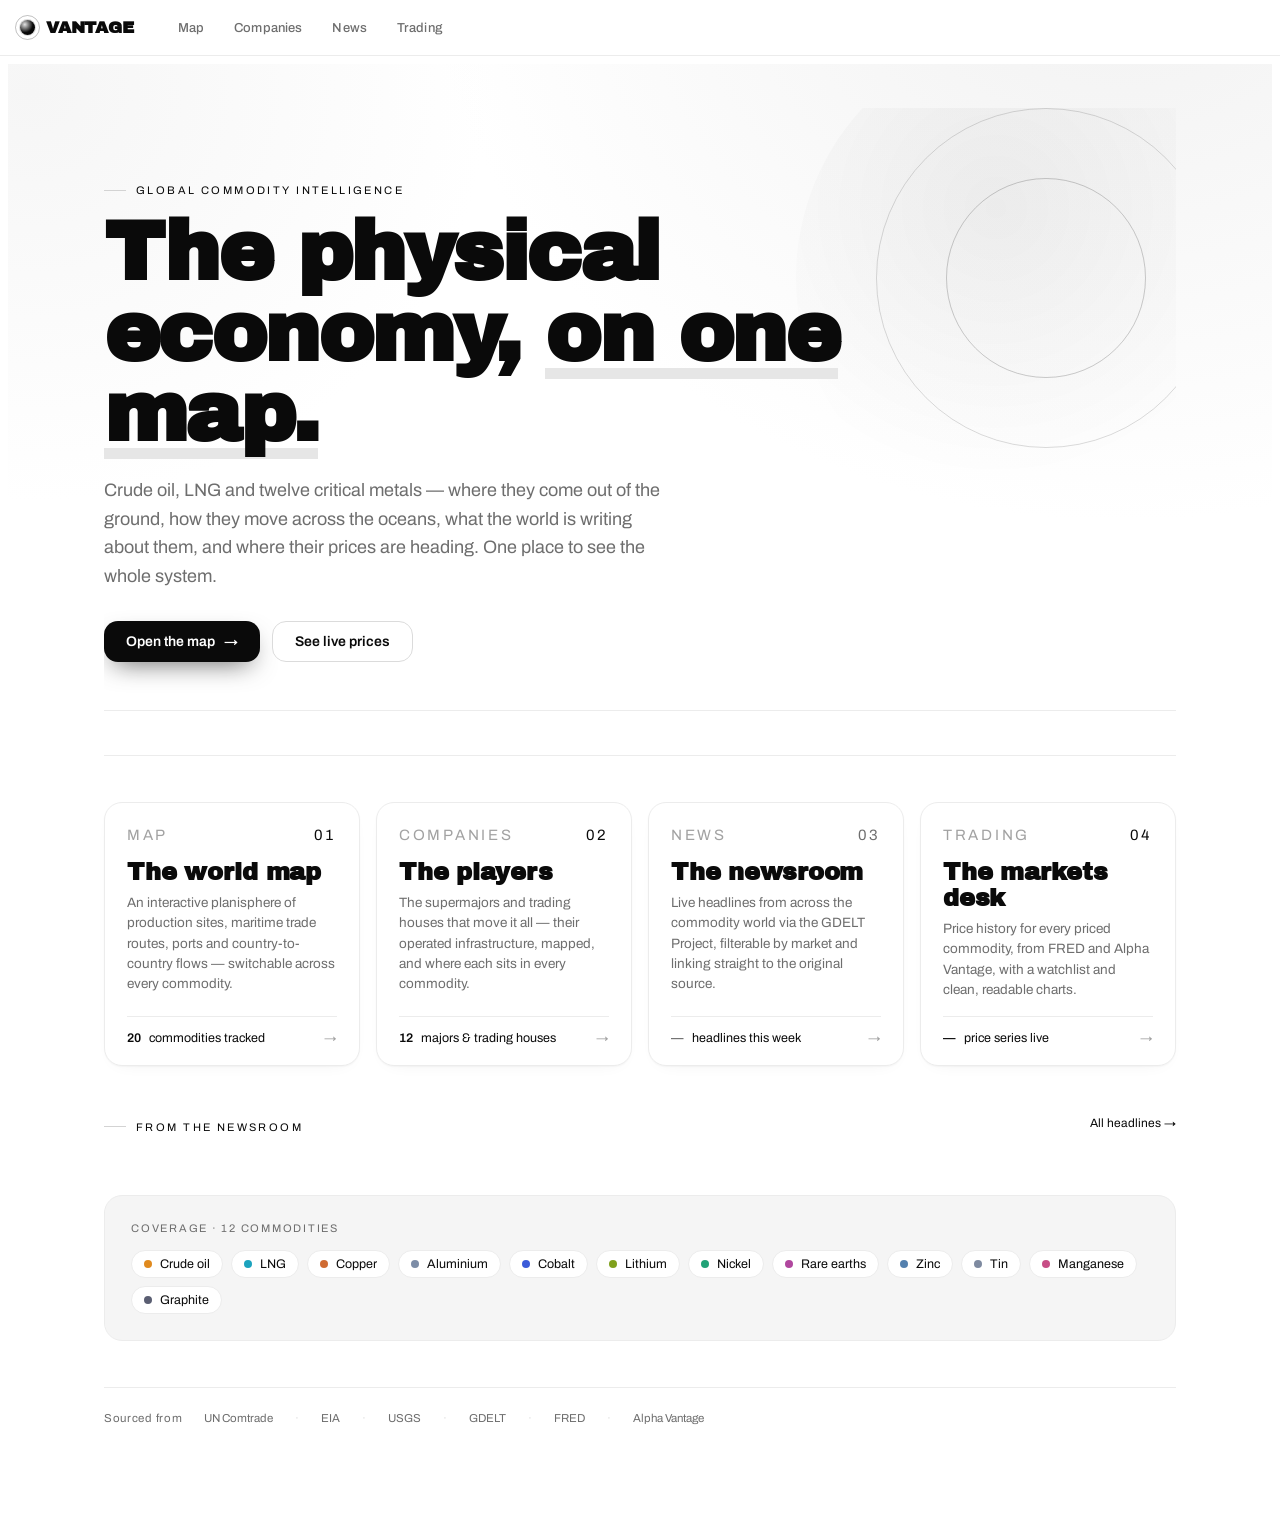
<file: app/public/index.html>
<!doctype html>
<html lang="en">
<head>
<meta charset="utf-8" />
<meta name="viewport" content="width=device-width, initial-scale=1" />
<title>Vantage · Global commodity intelligence</title>
<meta name="description" content="One map for the physical economy: where crude oil, LNG and 12 critical metals are produced, how they trade, what the news says, and where prices are heading." />
<link rel="preconnect" href="https://fonts.googleapis.com" />
<link rel="preconnect" href="https://fonts.gstatic.com" crossorigin />
<link href="https://fonts.googleapis.com/css2?family=Archivo+Black&family=Archivo:wght@400;500;600;700&display=swap" rel="stylesheet" />
<link rel="stylesheet" href="site.css" />
</head>
<body>
<main class="page">
  <div class="page-in">

    <section class="hero">
      <div class="hero-orb"></div>
      <p class="eyebrow">Global commodity intelligence</p>
      <h1>The physical economy, <span class="accent">on one map.</span></h1>
      <p class="sub">Crude oil, LNG and twelve critical metals — where they come out of the
        ground, how they move across the oceans, what the world is writing about them, and
        where their prices are heading. One place to see the whole system.</p>
      <div class="hero-cta">
        <a class="btn primary" href="map.html">Open the map <span class="arw">→</span></a>
        <a class="btn ghost" href="trading.html">See live prices</a>
      </div>
    </section>

    <section class="ticker" aria-label="Live commodity prices">
      <div class="ticker-track" id="ticker"></div>
    </section>

    <section class="sections">
      <a class="scard" href="map.html" style="--accent:var(--crude)">
        <div class="ic"><span>Map</span><span class="no">01</span></div>
        <h3>The world map</h3>
        <p>An interactive planisphere of production sites, maritime trade routes, ports and
          country-to-country flows — switchable across every commodity.</p>
        <div class="stat" id="stat-map"><b>20</b> commodities tracked
          <span class="go">→</span></div>
      </a>
      <a class="scard" href="companies.html" style="--accent:var(--violet)">
        <div class="ic"><span>Companies</span><span class="no">02</span></div>
        <h3>The players</h3>
        <p>The supermajors and trading houses that move it all — their operated
          infrastructure, mapped, and where each sits in every commodity.</p>
        <div class="stat"><b>12</b> majors &amp; trading houses
          <span class="go">→</span></div>
      </a>
      <a class="scard" href="news.html" style="--accent:var(--lng)">
        <div class="ic"><span>News</span><span class="no">03</span></div>
        <h3>The newsroom</h3>
        <p>Live headlines from across the commodity world via the GDELT Project, filterable
          by market and linking straight to the original source.</p>
        <div class="stat" id="stat-news"><b>—</b> headlines this week
          <span class="go">→</span></div>
      </a>
      <a class="scard" href="trading.html" style="--accent:var(--violet)">
        <div class="ic"><span>Trading</span><span class="no">04</span></div>
        <h3>The markets desk</h3>
        <p>Price history for every priced commodity, from FRED and Alpha Vantage, with a
          watchlist and clean, readable charts.</p>
        <div class="stat" id="stat-trading"><b>—</b> price series live
          <span class="go">→</span></div>
      </a>
    </section>

    <section class="latest">
      <div class="latest-head">
        <p class="eyebrow" style="margin:0">From the newsroom</p>
        <a class="latest-all" href="news.html">All headlines <span class="arw">→</span></a>
      </div>
      <div class="latest-grid" id="latest-news"></div>
    </section>

    <section class="coverage">
      <div class="lbl">Coverage · 12 commodities</div>
      <div class="cov-grid" id="coverage"></div>
    </section>

    <footer class="provenance">
      <span class="k">Sourced from</span>
      <span class="src">UN Comtrade</span><span class="sep">·</span>
      <span class="src">EIA</span><span class="sep">·</span>
      <span class="src">USGS</span><span class="sep">·</span>
      <span class="src">GDELT</span><span class="sep">·</span>
      <span class="src">FRED</span><span class="sep">·</span>
      <span class="src">Alpha Vantage</span>
    </footer>

  </div>
</main>
<script src="commodities.js"></script>
<script src="nav.js"></script>
<script src="supabase-config.js"></script>
<script src="landing.js"></script>
</body>
</html>
</file>
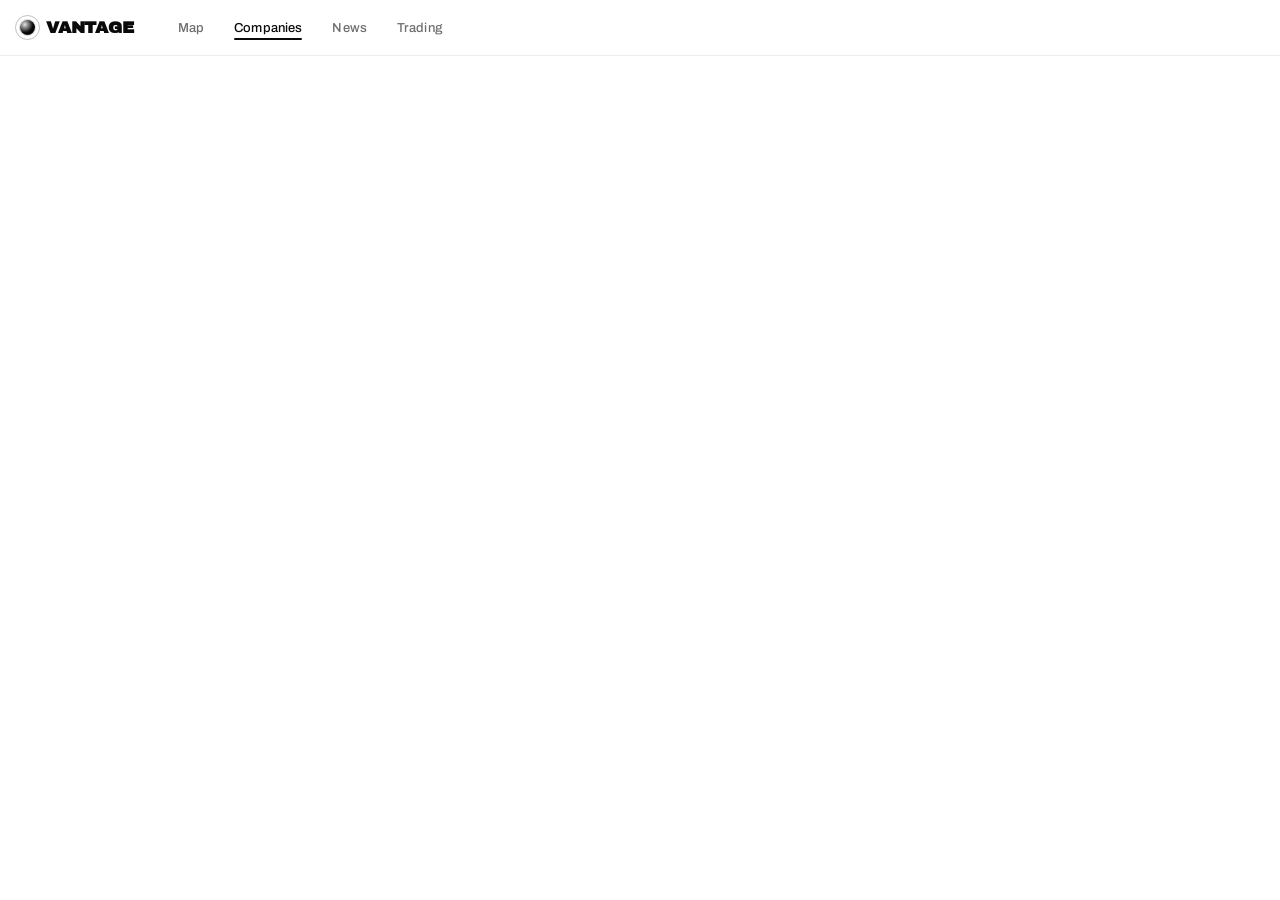
<file: app/public/companies.html>
<!doctype html>
<html lang="en">
<head>
<meta charset="utf-8" />
<meta name="viewport" content="width=device-width, initial-scale=1" />
<title>Companies · Vantage</title>
<meta name="description" content="The majors and trading houses that move the world's commodities — their operated infrastructure and where they sit in each market." />
<link rel="preconnect" href="https://fonts.googleapis.com" />
<link rel="preconnect" href="https://fonts.gstatic.com" crossorigin />
<link href="https://fonts.googleapis.com/css2?family=Archivo+Black&family=Archivo:wght@400;500;600;700&display=swap" rel="stylesheet" />
<link rel="stylesheet" href="site.css" />
</head>
<body>
<!-- Welcome / discovery screen -->
<section class="co-welcome" id="welcome" hidden>
  <div class="co-welcome-in">
    <p class="eyebrow">Companies · <span id="roster-count"></span></p>
    <h1 class="co-welcome-h">Which company's infrastructure would you like to discover?</h1>
    <div class="co-searchbox big">
      <span class="co-search-ic" aria-hidden="true">⌕</span>
      <input id="welcome-search" type="text" autocomplete="off" spellcheck="false"
             placeholder="Search a company — Aramco, Shell, Glencore…" />
      <div class="co-results" id="welcome-results"></div>
    </div>
    <div class="co-quick-lbl">Popular</div>
    <div class="co-quick" id="welcome-quick"></div>
  </div>
</section>

<!-- Company view -->
<main class="companies" id="company-view" hidden>
  <aside class="co-panel">
    <div class="co-switch">
      <div class="co-searchbox">
        <span class="co-search-ic" aria-hidden="true">⌕</span>
        <input id="co-search" type="text" autocomplete="off" spellcheck="false"
               placeholder="Search or switch company…" />
        <div class="co-results" id="co-dropdown"></div>
      </div>
      <button class="co-home" id="welcome-back" title="Back to all companies">All</button>
    </div>
    <div class="co-profile" id="profile"></div>
    <div class="co-suggest-lbl">More to explore</div>
    <div class="co-suggest" id="co-suggest"></div>
  </aside>
  <section class="co-map">
    <svg id="cmap"></svg>
    <div class="co-legend" id="legend"></div>
    <div class="co-pop" id="pop" hidden></div>
  </section>
</main>
<script src="commodities.js"></script>
<script src="nav.js"></script>
<script src="vendor/d3.min.js"></script>
<script src="supabase-config.js"></script>
<script src="companies.js"></script>
</body>
</html>
</file>
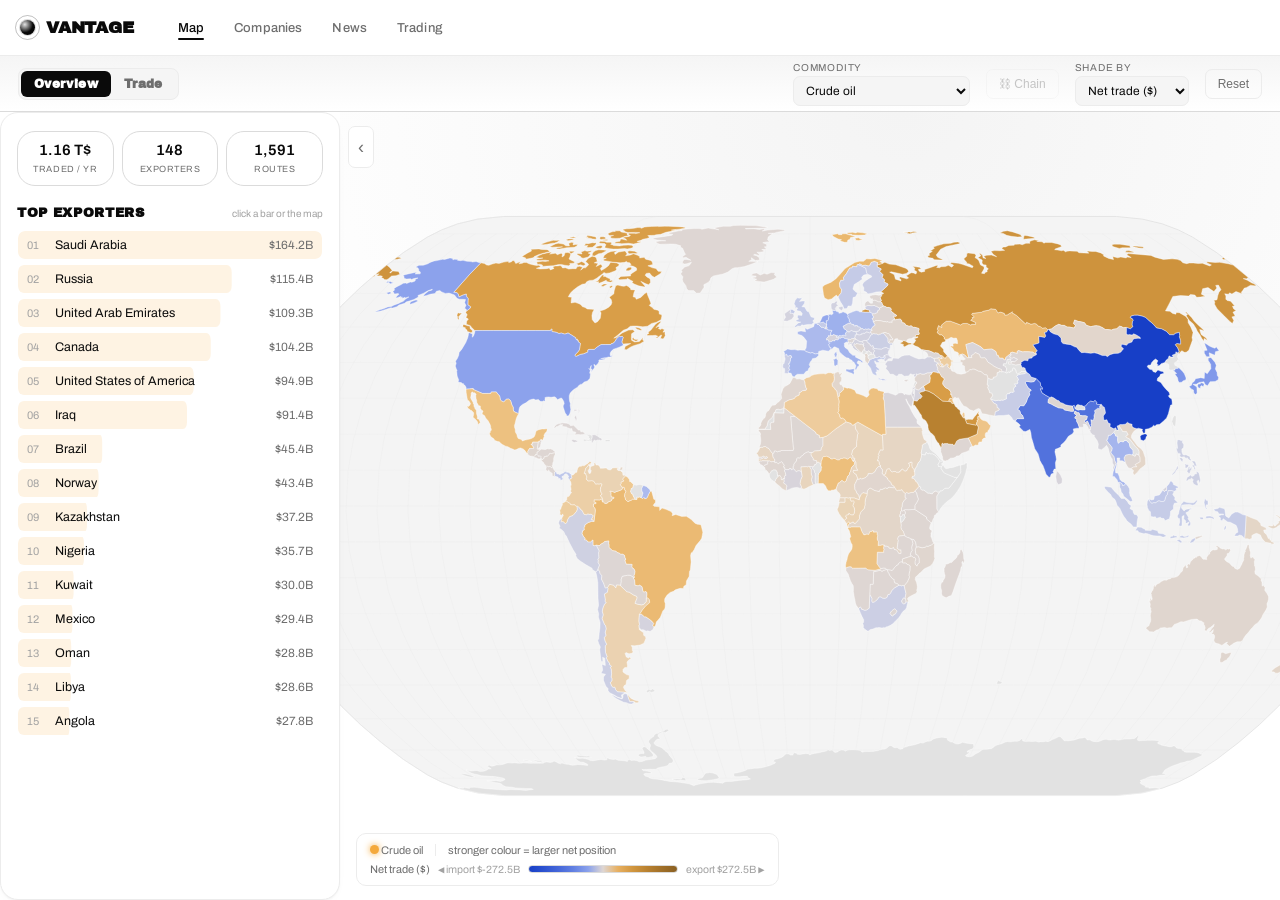
<file: app/public/map.html>
<!doctype html>
<html lang="en">
<head>
<meta charset="utf-8" />
<meta name="viewport" content="width=device-width, initial-scale=1" />
<title>Vantage · Global commodity trade</title>
<link rel="preconnect" href="https://fonts.googleapis.com" />
<link rel="preconnect" href="https://fonts.gstatic.com" crossorigin />
<link href="https://fonts.googleapis.com/css2?family=Archivo+Black&family=Archivo:wght@400;500;600;700&display=swap" rel="stylesheet" />
<link rel="stylesheet" href="style.css" />
<link rel="stylesheet" href="site.css" />
</head>
<body>
<div id="app">
  <!-- Top control bar -->
  <header class="bar">
    <div class="controls">
      <div class="ctrl-modes">
      <div class="seg view" id="view" role="group" aria-label="View">
        <button data-v="overview" class="on">Overview</button>
        <button data-v="trade">Trade</button>
      </div>

      <div class="seg layers" id="layers" role="group" aria-label="Layers" hidden>
        <button data-l="sites" class="on">Sites</button>
        <button data-l="ports" class="on">Ports</button>
        <button data-l="routes" class="on">Routes</button>
      </div>
      </div><!-- /ctrl-modes -->

      <div class="ctrl-opts">
      <label class="field">
        <span>Commodity</span>
        <select id="commodity"></select>
      </label>

      <button id="chain" class="ghost" title="Show the ore → refined value chain (metals with both)">⛓ Chain</button>

      <label class="field">
        <span>Shade by</span>
        <select id="metric">
          <option value="prod">Production</option>
          <option value="exp">Exports&nbsp;($)</option>
          <option value="imp">Imports&nbsp;($)</option>
          <option value="net" selected>Net&nbsp;trade&nbsp;($)</option>
          <option value="gap">Ore&nbsp;→&nbsp;refined</option>
          <option value="none">Nothing</option>
        </select>
      </label>

      <label class="field slider" id="routes-field" hidden>
        <span>Routes <b id="topN-val">15</b></span>
        <input id="topN" type="range" min="4" max="80" step="1" value="15" />
      </label>

      <button id="reset" class="ghost" title="Reset view">Reset</button>
      </div><!-- /ctrl-opts -->
    </div>
  </header>

  <!-- Left rail: global leaderboard / country profile -->
  <aside class="panel" id="panel">
    <div id="panel-global">
      <div class="stats">
        <div class="stat"><b id="s-total">—</b><span>traded / yr</span></div>
        <div class="stat"><b id="s-exp">—</b><span>exporters</span></div>
        <div class="stat"><b id="s-routes">—</b><span>routes</span></div>
      </div>
      <div class="lead-head">
        <h2 id="lead-title">Top exporters</h2>
        <span class="hint">click a bar or the map</span>
      </div>
      <ol id="leaderboard" class="leaderboard"></ol>
    </div>

    <div id="panel-country" hidden>
      <button id="back" class="back">← All countries</button>
      <h2 id="c-name">—</h2>
      <div class="c-iso" id="c-iso">—</div>
      <div class="c-grid" id="c-metrics"></div>
      <div class="lead-head"><h3 id="c-flows-title">Top destinations</h3></div>
      <ol id="c-flows" class="leaderboard"></ol>
    </div>

    <div id="panel-routes" hidden>
      <div class="lead-head">
        <h2>Top trade routes</h2>
        <span class="hint">click a country to isolate</span>
      </div>
      <ol id="exchanges" class="leaderboard"></ol>
    </div>

    <div id="panel-infra" hidden>
      <div class="lead-head">
        <h2>Production sites</h2>
        <span class="hint">click a marker</span>
      </div>
      <p class="prov-mini" id="infra-note"></p>
      <ol id="infra-list" class="leaderboard"></ol>
    </div>

    <div id="panel-facility" hidden>
      <button id="fac-back" class="back">← All sites</button>
      <figure id="f-photo" class="f-photo" hidden><img alt="" /><figcaption></figcaption></figure>
      <h2 id="f-name">—</h2>
      <div class="c-iso" id="f-type">—</div>
      <div id="f-meta" class="r-meta"></div>
    </div>

    <div id="panel-flow" hidden>
      <button id="flow-back" class="back">← All routes</button>
      <h2 id="fl-name">—</h2>
      <div class="c-iso" id="fl-sub">—</div>
      <div id="fl-meta" class="r-meta"></div>
    </div>

    <div id="panel-port" hidden>
      <button id="port-back" class="back">← All routes</button>
      <h2 id="pt-name">—</h2>
      <div class="c-iso" id="pt-sub">—</div>
      <div id="pt-meta" class="r-meta"></div>
    </div>
  </aside>

  <!-- The map is the hero -->
  <main class="stage">
    <button id="panel-toggle" class="panel-toggle" title="Hide / show panel"
            aria-label="Hide or show side panel">‹</button>
    <svg id="map" role="img" aria-label="World map of energy trade flows"></svg>
    <div id="tooltip" class="tooltip" hidden></div>
    <div id="loading" class="loading">Loading trade data…</div>

    <div class="legend" id="legend">
      <div class="legend-row commodities">
        <span id="legend-comm"></span>
        <span class="sep"></span>
        <span class="flow-key"><i class="arc"></i>flow = value · animates source → destination</span>
      </div>
      <div class="legend-row scale">
        <span id="scale-label">Net trade ($)</span>
        <span id="scale-min" class="mono">—</span>
        <div id="scale-grad" class="grad"></div>
        <span id="scale-max" class="mono">—</span>
      </div>
    </div>
  </main>
</div>

<script src="nav.js"></script>
<script src="vendor/d3.min.js"></script>
<script src="supabase-config.js"></script>
<script src="app.js"></script>
</body>
</html>
</file>
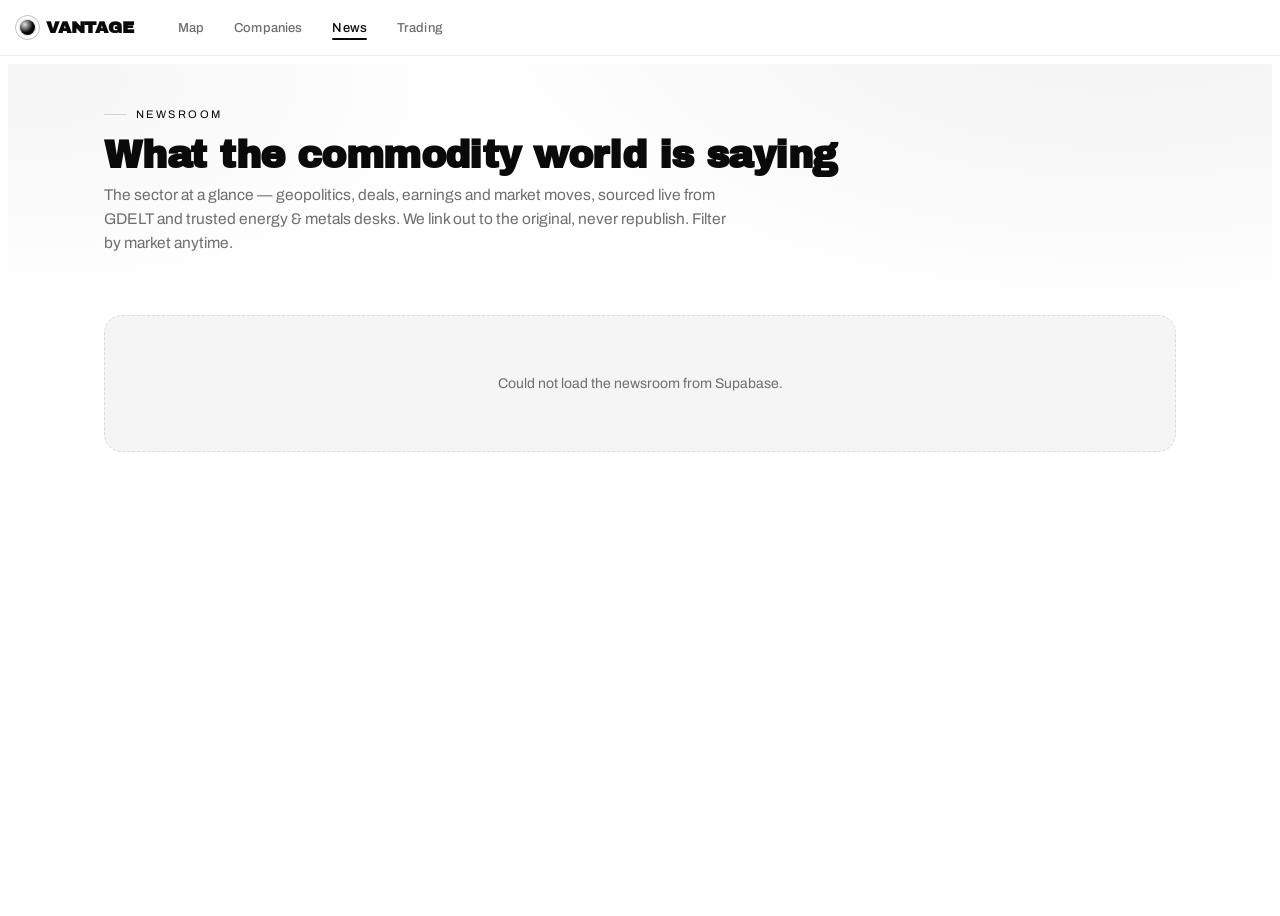
<file: app/public/news.html>
<!doctype html>
<html lang="en">
<head>
<meta charset="utf-8" />
<meta name="viewport" content="width=device-width, initial-scale=1" />
<title>Newsroom · Vantage</title>
<meta name="description" content="Live commodity headlines from across the world, filterable by market." />
<link rel="preconnect" href="https://fonts.googleapis.com" />
<link rel="preconnect" href="https://fonts.gstatic.com" crossorigin />
<link href="https://fonts.googleapis.com/css2?family=Archivo+Black&family=Archivo:wght@400;500;600;700&display=swap" rel="stylesheet" />
<link rel="stylesheet" href="site.css" />
</head>
<body>
<main class="page">
  <div class="page-in">
    <p class="eyebrow">Newsroom</p>
    <div class="news-head">
      <h1>What the commodity world is saying</h1>
      <div class="news-count" id="count"></div>
    </div>
    <p class="lede">The sector at a glance — geopolitics, deals, earnings and market moves,
      sourced live from GDELT and trusted energy &amp; metals desks. We link out to the
      original, never republish. Filter by market anytime.</p>
    <div class="filters" id="filters"></div>
    <div id="feed"></div>
  </div>
</main>
<script src="commodities.js"></script>
<script src="nav.js"></script>
<script src="supabase-config.js"></script>
<script src="news.js"></script>
</body>
</html>
</file>
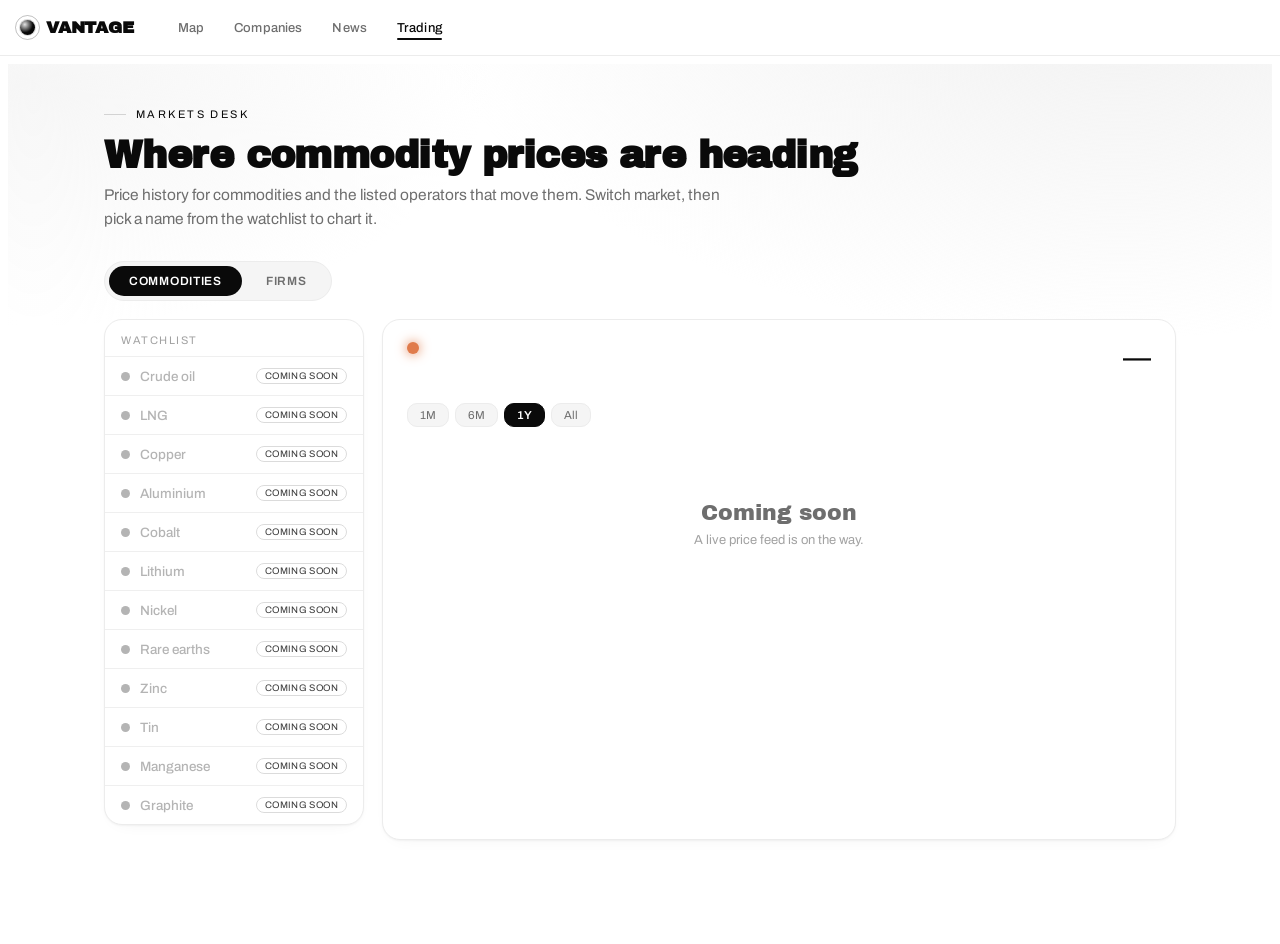
<file: app/public/trading.html>
<!doctype html>
<html lang="en">
<head>
<meta charset="utf-8" />
<meta name="viewport" content="width=device-width, initial-scale=1" />
<title>Markets desk · Vantage</title>
<meta name="description" content="Commodity price history and charts, from FRED and Alpha Vantage." />
<link rel="preconnect" href="https://fonts.googleapis.com" />
<link rel="preconnect" href="https://fonts.gstatic.com" crossorigin />
<link href="https://fonts.googleapis.com/css2?family=Archivo+Black&family=Archivo:wght@400;500;600;700&display=swap" rel="stylesheet" />
<link rel="stylesheet" href="site.css" />
</head>
<body>
<main class="page">
  <div class="page-in">
    <p class="eyebrow">Markets desk</p>
    <h1>Where commodity prices are heading</h1>
    <p class="lede">Price history for commodities and the listed operators that move
      them. Switch market, then pick a name from the watchlist to chart it.</p>

    <div class="mkt-switch" id="mkt-switch" role="group" aria-label="Market type">
      <button data-m="commodities" class="on">Commodities</button>
      <button data-m="firms">Firms</button>
    </div>

    <div class="terminal">
      <aside class="watchlist">
        <div class="wl-head">Watchlist</div>
        <div id="watchlist"></div>
      </aside>

      <section class="panel">
        <div class="panel-head">
          <div class="panel-title">
            <span class="dot" id="p-dot"></span>
            <div><h2 id="p-name">—</h2><div class="u" id="p-unit"></div></div>
          </div>
          <div class="price-now">
            <div class="big" id="p-price">—</div>
            <div class="chg" id="p-chg"></div>
          </div>
        </div>
        <div class="stats-strip" id="stats"></div>
        <div class="ranges" id="ranges"></div>
        <div class="chart-wrap" style="position:relative">
          <svg id="chart"></svg>
          <div class="tip" id="tip"></div>
        </div>
        <div class="foot-note" id="foot"></div>
      </section>
    </div>
  </div>
</main>
<script src="commodities.js"></script>
<script src="nav.js"></script>
<script src="vendor/d3.min.js"></script>
<script src="supabase-config.js"></script>
<script src="trading.js"></script>
</body>
</html>
</file>
<file: app/public/site.css>
/* ============================================================================
   Vantage — shared design system
   Editorial-finance identity: white/ivory paper, near-black ink, a signature
   violet, and a characterful serif (Fraunces) for display. Data surfaces (the
   maps) invert to a deep violet-black canvas so the commodity colours read.
   ========================================================================== */
:root {
  --nav-h: 56px;

  /* black & white, Bloomberg-clean */
  --bg: #FFFFFF; --bg-2: #F5F5F5; --panel: #FFFFFF; --panel-2: #0A0A0A;
  --border: #ECECEC; --border-2: #DBDBDB;
  --ink: #0A0A0A; --muted: #6E6E6E; --faint: #A2A2A2;

  /* functional finance semantics (kept — up/down must read at a glance) */
  --up: #12855A; --down: #CE3A3A;

  /* legacy accent names remapped to monochrome so every var() ref follows */
  --violet: #0A0A0A; --violet-soft: #D3D3D3; --lavender: #8A8A8A;
  --crude: #0A0A0A; --lng: #6E6E6E;

  --sans: "Archivo", system-ui, -apple-system, sans-serif;
  --disp: "Archivo Black", "Archivo", system-ui, sans-serif;
  --serif: "Archivo Black", "Archivo", system-ui, sans-serif;
  --mono: "Archivo", ui-monospace, Menlo, monospace;

  --r: 18px; --r-sm: 12px;
  --shadow: 0 1px 2px rgba(0,0,0,.05), 0 14px 38px -18px rgba(0,0,0,.18);
  --shadow-sm: 0 1px 2px rgba(0,0,0,.04), 0 6px 20px -14px rgba(0,0,0,.12);
}

* { box-sizing: border-box; }
[hidden] { display: none !important; }  /* beat class-level display:grid/flex */
/* Terminal-grade numerals: digits share a fixed advance so prices line up. */
.mono, .ticker, .tk, .wl, .price-now, .stats-strip, .axis text, .news-count,
.scard .stat, .scard .ic .no, .foot-note, .wl .rt, .chip .ct, .site-comm {
  font-variant-numeric: tabular-nums; font-feature-settings: "tnum" 1; }
body { background: var(--bg); font-family: var(--sans); color: var(--ink); }
body.has-nav { padding-top: var(--nav-h); }

::selection { background: rgba(10,10,10,.22); color: var(--ink); }

/* ---------------------------------------------------------------- top nav -- */
.site-nav {
  position: fixed; top: 0; left: 0; right: 0; height: var(--nav-h); z-index: 100;
  display: flex; align-items: center; gap: 8px; padding: 0 20px;
  background: rgba(255, 255, 255, 0.82); backdrop-filter: blur(14px) saturate(1.3);
  border-bottom: 1px solid var(--border); font-family: var(--sans);
}
.site-brand { display: flex; align-items: center; gap: 11px; text-decoration: none;
  color: var(--ink); font-family: var(--disp); font-weight: 600; font-size: 17px;
  letter-spacing: -.01em; margin-right: 22px; }
.site-brand .mk {
  width: 15px; height: 15px; border-radius: 50%; position: relative;
  background: radial-gradient(circle at 32% 30%, #E4E4E4, var(--violet) 55%, #000000 88%);
  box-shadow: 0 0 0 1px rgba(10,10,10,.15); flex: none; }
.site-brand .mk::after {
  content: ""; position: absolute; inset: -5px; border-radius: 50%;
  border: 1px solid rgba(10,10,10,.25); }
.site-links { display: flex; align-items: center; gap: 2px; }
.site-links a { position: relative; color: var(--muted); text-decoration: none;
  font-size: 13px; font-weight: 500; padding: 7px 14px; border-radius: var(--r-sm);
  transition: color .15s, background .15s; letter-spacing: .01em; }
.site-links a:hover { color: var(--ink); background: rgba(10,10,10,.06); }
.site-links a.active { color: var(--violet); }
.site-links a.active::after {
  content: ""; position: absolute; left: 14px; right: 14px; bottom: 2px; height: 2px;
  border-radius: 2px; background: var(--violet); }
.site-comm { font-family: var(--mono); font-size: 11px; color: var(--violet);
  border: 1px solid rgba(10,10,10,.30); border-radius: 20px; padding: 3px 11px;
  margin-left: auto; letter-spacing: .04em; text-transform: uppercase; }

/* Map page: shrink the app to sit under the nav. (do not remove) */
body.has-nav #app { height: calc(100vh - var(--nav-h)); }

/* ------------------------------------------------------------- page shell -- */
.page { min-height: calc(100vh - var(--nav-h)); color: var(--ink);
  font-family: var(--sans);
  background:
    radial-gradient(120% 90% at 88% -10%, #F1F1F1 0%, rgba(251,250,252,0) 46%),
    radial-gradient(90% 70% at 2% 2%, #F6F6F6 0%, rgba(251,250,252,0) 40%),
    var(--bg); }
.page-in { max-width: 1120px; margin: 0 auto; padding: 44px 24px 96px; }
.eyebrow { font-family: var(--mono); font-size: 11px; letter-spacing: .22em;
  text-transform: uppercase; color: var(--violet); display: flex; align-items: center;
  gap: 10px; margin: 0 0 16px; }
.eyebrow::before { content: ""; width: 22px; height: 1px; background: var(--violet-soft); }
.page h1 { font-family: var(--disp); font-size: 38px; font-weight: 600;
  letter-spacing: -.015em; margin: 0 0 8px; line-height: 1.03; }
.page .lede { color: var(--muted); font-size: 15.5px; line-height: 1.55;
  max-width: 640px; margin: 0 0 30px; }

/* =================================================================  LANDING */
.hero { position: relative; padding: 76px 0 40px; overflow: hidden; }
.hero .eyebrow { animation: rise .7s .05s both; }
.hero h1 { font-family: var(--disp); font-weight: 600; font-size: clamp(44px, 7vw, 84px);
  line-height: .96; letter-spacing: -.03em; margin: 0 0 22px; max-width: 15ch;
  animation: rise .7s .12s both; }
.hero h1 .accent { color: var(--ink); box-shadow: inset 0 -.13em 0 #E6E6E6; }
.hero p.sub { color: var(--muted); font-size: clamp(15px, 1.5vw, 18px); line-height: 1.6;
  max-width: 56ch; margin: 0 0 30px; animation: rise .7s .2s both; }
.hero-cta { display: flex; gap: 12px; flex-wrap: wrap; animation: rise .7s .28s both; }
.btn { display: inline-flex; align-items: center; gap: 9px; text-decoration: none;
  font-size: 14px; font-weight: 600; padding: 12px 22px; border-radius: 14px;
  transition: transform .16s, box-shadow .16s, border-color .16s, background .16s; }
.btn.primary { color: #fff; background: var(--violet);
  box-shadow: 0 10px 26px -10px rgba(10,10,10,.7); }
.btn.primary:hover { transform: translateY(-2px); background: #000000;
  box-shadow: 0 14px 32px -10px rgba(10,10,10,.8); }
.btn.ghost { color: var(--ink); border: 1px solid var(--border-2); background: #fff; }
.btn.ghost:hover { border-color: var(--violet); color: var(--violet); transform: translateY(-2px); }
.btn .arw { font-family: var(--mono); }

/* ambient orb — a soft lavender glow, calm not busy */
.hero-orb { position: absolute; top: -80px; right: -120px; width: 500px; height: 500px;
  border-radius: 50%; pointer-events: none; z-index: 0;
  background: radial-gradient(circle at 40% 36%, rgba(10,10,10,.05), rgba(251,250,252,0) 62%);
  animation: rise 1s .1s both; }
.hero-orb::before, .hero-orb::after { content: ""; position: absolute; inset: 80px;
  border-radius: 50%; border: 1px solid rgba(10,10,10,.14); }
.hero-orb::after { inset: 150px; border-color: rgba(10,10,10,.20); }
.hero > *:not(.hero-orb) { position: relative; z-index: 1; }

/* live price ticker */
.ticker { position: relative; margin: 8px 0 0; border-top: 1px solid var(--border);
  border-bottom: 1px solid var(--border); overflow: hidden; height: 46px;
  background: #fff; animation: rise .7s .34s both; }
.ticker::before, .ticker::after { content: ""; position: absolute; top: 0; bottom: 0;
  width: 60px; z-index: 2; pointer-events: none; }
.ticker::before { left: 0; background: linear-gradient(90deg, #fff, transparent); }
.ticker::after { right: 0; background: linear-gradient(270deg, #fff, transparent); }
.ticker-track { display: flex; align-items: center; gap: 0; height: 100%;
  width: max-content; animation: marquee 46s linear infinite; }
.ticker:hover .ticker-track { animation-play-state: paused; }
.tk { display: inline-flex; align-items: baseline; gap: 8px; padding: 0 22px;
  border-right: 1px solid var(--border); font-family: var(--mono); font-size: 12.5px;
  white-space: nowrap; }
.tk .dot { width: 7px; height: 7px; border-radius: 50%; align-self: center; }
.tk .sym { color: var(--ink); font-weight: 500; letter-spacing: .03em; }
.tk .px { color: var(--muted); }
.tk .chg.up { color: var(--up); } .tk .chg.down { color: var(--down); }

/* section cards with a live stat */
.sections { display: grid; grid-template-columns: repeat(4, 1fr); gap: 16px; margin: 46px 0 0;
  animation: rise .7s .4s both; }
@media (max-width: 980px) { .sections { grid-template-columns: repeat(2, 1fr); } }
.scard { position: relative; display: flex; flex-direction: column; text-decoration: none;
  background: var(--panel); color: var(--ink);
  border: 1px solid var(--border); border-radius: var(--r); padding: 24px 22px 20px;
  overflow: hidden; transition: transform .18s, box-shadow .18s, border-color .18s;
  box-shadow: var(--shadow-sm); min-height: 214px; }
.scard::before { content: ""; position: absolute; left: 0; top: 0; height: 3px; width: 100%;
  background: var(--accent, var(--violet)); opacity: 0; transition: opacity .18s; }
.scard:hover { transform: translateY(-4px); box-shadow: var(--shadow); border-color: var(--border-2); }
.scard:hover::before { opacity: .95; }
.scard .ic { font-size: 15px; font-family: var(--mono); letter-spacing: .18em;
  text-transform: uppercase; color: var(--faint); display: flex; justify-content: space-between; }
.scard .ic .no { color: var(--accent, var(--violet)); }
.scard h3 { font-family: var(--disp); font-size: 24px; font-weight: 600; margin: 16px 0 8px;
  letter-spacing: -.01em; }
.scard p { color: var(--muted); font-size: 13.5px; line-height: 1.5; margin: 0 0 16px; flex: 1; }
.scard .stat { font-family: var(--mono); font-size: 12.5px; color: var(--ink);
  display: flex; align-items: center; gap: 8px; border-top: 1px solid var(--border);
  padding-top: 14px; }
.scard .stat b { color: var(--accent, var(--violet)); font-weight: 600; }
.scard .go { margin-left: auto; color: var(--faint); font-family: var(--mono);
  transition: transform .18s, color .18s; }
.scard:hover .go { color: var(--accent, var(--violet)); transform: translateX(3px); }

/* coverage strip — the 12 tracked commodities */
.coverage { margin: 46px 0 0; padding: 26px; border: 1px solid var(--border);
  border-radius: var(--r); background: var(--bg-2); animation: rise .7s .46s both; }
.coverage .lbl { font-family: var(--mono); font-size: 11px; letter-spacing: .16em;
  text-transform: uppercase; color: var(--muted); margin-bottom: 16px; }
.cov-grid { display: flex; flex-wrap: wrap; gap: 8px; }
.cov { display: inline-flex; align-items: center; gap: 8px; font-size: 12.5px;
  color: var(--ink); font-family: var(--mono); padding: 6px 12px; border-radius: 20px;
  border: 1px solid var(--border); background: #fff; }
.cov .dot { width: 8px; height: 8px; border-radius: 50%; }

/* latest headlines strip — photos bring the newsroom onto the home page */
.latest { margin: 50px 0 0; animation: rise .7s .44s both; }
.latest-head { display: flex; align-items: baseline; justify-content: space-between; margin-bottom: 16px; }
.latest-all { font-family: var(--mono); font-size: 12px; color: var(--violet); text-decoration: none; }
.latest-all:hover { text-decoration: underline; }
.latest-grid { display: grid; grid-template-columns: repeat(4, 1fr); gap: 16px; }
.lnews { display: flex; flex-direction: column; text-decoration: none; color: var(--ink);
  background: var(--panel); border: 1px solid var(--border); border-radius: var(--r);
  overflow: hidden; box-shadow: var(--shadow-sm); transition: transform .18s, box-shadow .18s; }
.lnews:hover { transform: translateY(-4px); box-shadow: var(--shadow); }
.lnews-img { height: 132px; background-size: cover; background-position: center; }
.lnews-b { padding: 14px 15px 16px; display: flex; flex-direction: column; gap: 6px; flex: 1; }
.lnews-tag { font-family: var(--mono); font-size: 10px; letter-spacing: .12em; text-transform: uppercase; }
.lnews-t { font-family: var(--serif); font-size: 16px; font-weight: 500; line-height: 1.24;
  letter-spacing: -.005em; display: -webkit-box; -webkit-line-clamp: 3; line-clamp: 3;
  -webkit-box-orient: vertical; overflow: hidden; }
.lnews-s { font-family: var(--mono); font-size: 11px; color: var(--faint); margin-top: auto; padding-top: 4px; }
@media (max-width: 900px) { .latest-grid { grid-template-columns: repeat(2, 1fr); } }
@media (max-width: 560px) { .latest-grid { grid-template-columns: 1fr; } }

/* provenance footer */
.provenance { margin: 46px 0 0; padding-top: 24px; border-top: 1px solid var(--border);
  display: flex; flex-wrap: wrap; align-items: center; gap: 10px 22px;
  font-family: var(--mono); font-size: 11.5px; color: var(--faint); }
.provenance .k { color: var(--muted); letter-spacing: .06em; }
.provenance span.src { color: var(--muted); }
.provenance .sep { color: var(--border-2); }

/* ==================================================================== NEWS */
.news-head { display: flex; align-items: baseline; justify-content: space-between;
  gap: 16px; flex-wrap: wrap; }
.news-count { font-family: var(--mono); font-size: 12px; color: var(--faint);
  letter-spacing: .04em; }
.news-count b { color: var(--violet); }

.filters { display: flex; flex-wrap: wrap; gap: 7px; margin: 8px 0 30px; }
.chip { display: inline-flex; align-items: center; gap: 7px; font-family: var(--mono);
  font-size: 12px; color: var(--muted); background: #fff;
  border: 1px solid var(--border); border-radius: 20px; padding: 6px 13px; cursor: pointer;
  transition: color .14s, border-color .14s, background .14s; }
.chip .dot { width: 8px; height: 8px; border-radius: 50%; }
.chip .ct { color: var(--faint); font-size: 11px; }
.chip:hover { color: var(--ink); border-color: var(--border-2); }
.chip.on { color: var(--ink); border-color: var(--c, var(--violet));
  background: color-mix(in srgb, var(--c, var(--violet)) 12%, #fff); }
.chip.on .ct { color: var(--muted); }

/* lead story — text + article photo side by side */
.lead { display: grid; grid-template-columns: 1fr 42%; align-items: stretch;
  text-decoration: none; color: var(--ink); position: relative;
  border: 1px solid var(--border); border-radius: var(--r); overflow: hidden;
  margin-bottom: 8px; background: var(--panel); box-shadow: var(--shadow-sm);
  transition: box-shadow .18s, transform .18s; min-height: 264px; }
.lead::before { content: ""; position: absolute; left: 0; top: 0; bottom: 0; width: 4px;
  background: var(--c, var(--violet)); z-index: 1; }
.lead-body { padding: 32px 32px 28px; display: flex; flex-direction: column; justify-content: center; }
.lead-img { background-size: cover; background-position: center; min-height: 210px; }
.lead:hover { box-shadow: var(--shadow); transform: translateY(-2px); }
.lead .kicker { font-family: var(--mono); font-size: 11px; letter-spacing: .16em;
  text-transform: uppercase; color: var(--c, var(--violet)); margin-bottom: 14px; }
/* Editorial voice: the newsroom masthead + lead headline in the display serif. */
.news-head h1 { font-family: var(--serif); font-weight: 600; letter-spacing: -.015em; }
.lead .t { font-family: var(--serif); font-size: clamp(24px, 2.8vw, 34px); font-weight: 500;
  line-height: 1.15; letter-spacing: -.01em; margin: 0; max-width: 24ch; }
.lead .m { display: flex; flex-wrap: wrap; gap: 8px 16px; margin-top: 18px;
  font-family: var(--mono); font-size: 12px; color: var(--faint); align-items: center; }

/* news list */
.news-list { display: flex; flex-direction: column; }
.news-item { display: grid; grid-template-columns: 84px 1fr auto; align-items: center; gap: 18px;
  text-decoration: none; padding: 14px 6px; border-bottom: 1px solid var(--border);
  transition: background .14s; }
.n-thumb { width: 84px; height: 60px; border-radius: 11px; background-size: cover;
  background-position: center; flex: none; }
.n-body { min-width: 0; }
.news-item:hover { background: rgba(10,10,10,.045); }
.news-item:hover .n-thumb { filter: brightness(1.04); }
.news-item .t { color: var(--ink); font-size: 15.5px; line-height: 1.4; font-weight: 450; }
.news-item:hover .t { color: var(--violet); }
.news-item .m { display: flex; align-items: center; gap: 8px 14px; margin-top: 8px;
  font-family: var(--mono); font-size: 11.5px; color: var(--faint); flex-wrap: wrap; }
.news-item .src { color: var(--muted); }
.news-item .when { color: var(--faint); }
.pill { display: inline-flex; align-items: center; gap: 6px; font-family: var(--mono);
  font-size: 11px; padding: 3px 9px; border-radius: 20px; color: var(--ink);
  border: 1px solid color-mix(in srgb, var(--c) 40%, transparent);
  background: color-mix(in srgb, var(--c) 12%, #fff); }
.pill .dot { width: 7px; height: 7px; border-radius: 50%; background: var(--c); }
.news-item .tags { display: flex; gap: 6px; flex-wrap: wrap; justify-self: end; }
.more-wrap { display: flex; justify-content: center; margin: 26px 0 0; }
.load-more { display: inline-flex; align-items: center; gap: 10px; cursor: pointer;
  font-family: var(--sans); font-size: 13.5px; font-weight: 500; color: var(--ink);
  background: #fff; border: 1px solid var(--border-2); border-radius: 14px;
  padding: 11px 22px; box-shadow: var(--shadow-sm);
  transition: border-color .15s, transform .15s, color .15s; }
.load-more:hover { border-color: var(--violet); color: var(--violet); transform: translateY(-1px); }
.load-more span { font-family: var(--mono); font-size: 11px; color: var(--faint);
  font-variant-numeric: tabular-nums; }
.feed-end { text-align: center; font-family: var(--mono); font-size: 12px;
  color: var(--faint); padding: 8px 0; }
.empty { color: var(--muted); padding: 60px 20px; text-align: center; font-size: 14px;
  border: 1px dashed var(--border-2); border-radius: var(--r); background: var(--bg-2); }
.empty code { font-family: var(--mono); font-size: 12px; color: var(--violet);
  background: #fff; padding: 2px 6px; border-radius: 8px; }

/* --- Bloomberg-style thematic sections + auto-scrolling carousels --- */
.rubric { margin: 36px 0 0; }
.rubric-head { display: flex; align-items: center; gap: 10px; margin-bottom: 15px; }
.rubric-dot { width: 10px; height: 10px; border-radius: 50%; background: var(--c); flex: none; }
.rubric-name { font-family: var(--disp); font-size: 21px; font-weight: 400;
  letter-spacing: -.01em; margin: 0; }
.rubric-ct { font-size: 12px; color: var(--faint); font-variant-numeric: tabular-nums; }
.rubric-all { margin-left: auto; font-family: var(--sans); font-size: 12px; font-weight: 600;
  color: var(--ink); background: none; border: none; cursor: pointer; padding: 6px 2px; }
.rubric-all:hover { text-decoration: underline; }

.rubric-scroll { overflow-x: auto; overflow-y: hidden; padding-bottom: 4px; }
.rubric-scroll.marq { overflow: hidden;
  -webkit-mask-image: linear-gradient(90deg, transparent, #000 3%, #000 97%, transparent);
  mask-image: linear-gradient(90deg, transparent, #000 3%, #000 97%, transparent); }
.rubric-track { display: flex; gap: 16px; width: max-content; }
.rubric-track.run { animation: hscroll var(--dur, 40s) linear infinite; }
.rubric-track.run.rev { animation-direction: reverse; }
.rubric-scroll.marq:hover .rubric-track.run { animation-play-state: paused; }

.acard { display: flex; flex-direction: column; text-decoration: none; color: var(--ink);
  background: var(--panel); border: 1px solid var(--border); border-radius: 16px;
  overflow: hidden; box-shadow: var(--shadow-sm); transition: transform .18s, box-shadow .18s; }
.acard:hover { transform: translateY(-4px); box-shadow: var(--shadow); }
.rubric-track .acard { width: 300px; flex: none; }
.acard-img { height: 168px; background-size: cover; background-position: center; }
.acard-b { padding: 14px 15px 15px; display: flex; flex-direction: column; gap: 7px; flex: 1; }
.acard-tag { display: inline-flex; align-items: center; gap: 6px; font-size: 10px; font-weight: 700;
  letter-spacing: .1em; text-transform: uppercase; }
.acard-tag .d { width: 7px; height: 7px; border-radius: 50%; }
.acard-t { font-family: var(--sans); font-size: 15px; font-weight: 600; line-height: 1.3;
  display: -webkit-box; -webkit-line-clamp: 3; line-clamp: 3; -webkit-box-orient: vertical; overflow: hidden; }
.acard-m { display: flex; justify-content: space-between; gap: 10px; margin-top: auto;
  font-size: 11px; color: var(--faint); font-variant-numeric: tabular-nums; }

.news-grid { display: grid; grid-template-columns: repeat(auto-fill, minmax(262px, 1fr)); gap: 18px; }
.news-grid .acard-img { height: 152px; }

@keyframes hscroll { from { transform: translateX(0); } to { transform: translateX(-50%); } }
@media (prefers-reduced-motion: reduce) {
  .rubric-track.run { animation: none; }
  .rubric-scroll.marq { overflow-x: auto; }
}

/* ---- newsroom: hero + rubric strips ---- */
.news-hero { display: grid; grid-template-columns: 1fr 340px; gap: 22px;
  align-items: stretch; margin-bottom: 36px; }
.hero-lead { display: grid; grid-template-rows: 300px auto; text-decoration: none;
  color: var(--ink); border: 1px solid var(--border); border-radius: var(--r);
  overflow: hidden; background: var(--panel); box-shadow: var(--shadow-sm);
  transition: transform .18s, box-shadow .18s; }
.hero-lead:hover { transform: translateY(-3px); box-shadow: var(--shadow); }
.hero-img { background-size: cover; background-position: center; }
.hero-b { padding: 20px 22px 22px; display: flex; flex-direction: column; gap: 12px; }
.hero-eyebrow { font-family: var(--mono); font-size: 11px; letter-spacing: .16em;
  text-transform: uppercase; color: var(--faint); }
.hero-t { font-family: var(--disp); font-size: 27px; font-weight: 600; line-height: 1.12;
  letter-spacing: -.01em; }
.hero-m { display: flex; align-items: center; flex-wrap: wrap; gap: 8px; margin-top: auto;
  font-size: 12px; color: var(--faint); font-variant-numeric: tabular-nums; }

.price-focus { display: flex; flex-direction: column; gap: 10px; padding: 20px;
  border: 1px solid var(--border); border-radius: var(--r); background: var(--bg-2);
  box-shadow: var(--shadow-sm); }
.pf-eyebrow { font-family: var(--mono); font-size: 11px; letter-spacing: .16em;
  text-transform: uppercase; color: var(--faint); }
.pf-row { display: flex; align-items: center; gap: 9px; }
.pf-dot { width: 10px; height: 10px; border-radius: 50%; background: var(--c); }
.pf-name { font-family: var(--disp); font-size: 19px; font-weight: 600; }
.pf-px { font-family: var(--mono); font-size: 30px; font-weight: 700; letter-spacing: -.02em;
  display: flex; align-items: baseline; gap: 10px; }
.pf-chg { font-size: 14px; font-weight: 600; }
.pf-chg.up { color: var(--up); } .pf-chg.down { color: var(--down); }
.pf-spark { width: 100%; height: 40px; display: block; margin: 2px 0 4px; }
.pf-rel { font-family: var(--sans); font-size: 13.5px; font-weight: 600; line-height: 1.35;
  color: var(--ink); text-decoration: none; border-top: 1px solid var(--border); padding-top: 12px;
  display: -webkit-box; -webkit-line-clamp: 3; line-clamp: 3; -webkit-box-orient: vertical; overflow: hidden; }
.pf-rel:hover { color: var(--muted); }
.pf-link { font-family: var(--mono); font-size: 11px; letter-spacing: .04em; color: var(--muted);
  text-decoration: none; margin-top: auto; }
.pf-link:hover { color: var(--ink); }

/* right rail: price focus + latest thumbnails */
.front-rail { display: flex; flex-direction: column; gap: 16px; }
.top-list { border: 1px solid var(--border); border-radius: var(--r); background: var(--panel);
  box-shadow: var(--shadow-sm); padding: 4px 15px 8px; }
.tl-head { display: block; font-family: var(--mono); font-size: 11px; letter-spacing: .16em;
  text-transform: uppercase; color: var(--faint); padding: 12px 0 4px; }

/* compact thumbnail headline row (rails + rubric lists) */
.hitem { display: grid; grid-template-columns: 58px 1fr; gap: 12px; align-items: center;
  text-decoration: none; color: var(--ink); padding: 11px 0; border-top: 1px solid var(--border); }
.top-list .hitem:first-of-type, .hl-list .hitem:first-of-type { border-top: none; }
.hitem-img { width: 58px; height: 44px; border-radius: 8px; background-size: cover;
  background-position: center; }
.hitem-b { display: flex; flex-direction: column; gap: 4px; min-width: 0; }
.hitem-t { font-family: var(--sans); font-size: 13px; font-weight: 600; line-height: 1.28;
  display: -webkit-box; -webkit-line-clamp: 2; line-clamp: 2; -webkit-box-orient: vertical; overflow: hidden; }
.hitem-m { display: flex; align-items: center; flex-wrap: wrap; gap: 6px; font-size: 10.5px;
  color: var(--faint); font-variant-numeric: tabular-nums; }
.hitem-m .acard-tag { font-size: 9px; }
.hitem:hover .hitem-t { color: var(--muted); }

/* rubric mosaic — two blocks abreast, each a photo lead + a headline stack */
.rubric-grid { display: grid; grid-template-columns: 1fr 1fr; gap: 28px; margin-bottom: 34px; }
.rblock { display: flex; flex-direction: column; scroll-margin-top: 76px; }
.rub-ct { font-family: var(--mono); font-size: 12px; color: var(--faint); }
.plead { display: flex; flex-direction: column; text-decoration: none; color: var(--ink);
  border: 1px solid var(--border); border-radius: var(--r); overflow: hidden; background: var(--panel);
  box-shadow: var(--shadow-sm); transition: transform .18s, box-shadow .18s; }
.plead:hover { transform: translateY(-3px); box-shadow: var(--shadow); }
.plead-img { height: 200px; background-size: cover; background-position: center; }
.plead-b { padding: 15px 17px 16px; display: flex; flex-direction: column; gap: 9px; }
.plead-t { font-family: var(--disp); font-size: 18px; font-weight: 600; line-height: 1.2;
  letter-spacing: -.01em; display: -webkit-box; -webkit-line-clamp: 3; line-clamp: 3;
  -webkit-box-orient: vertical; overflow: hidden; }
.plead-m { display: flex; justify-content: space-between; font-size: 11px; color: var(--faint);
  font-variant-numeric: tabular-nums; }
.hl-list { display: flex; flex-direction: column; padding: 2px 2px 0; }

.rub-sec { margin-bottom: 34px; }
@media (max-width: 900px) { .rubric-grid { grid-template-columns: 1fr; } }
.rub-head { display: flex; align-items: flex-end; justify-content: space-between;
  gap: 12px; margin-bottom: 14px; padding-bottom: 10px; border-bottom: 1px solid var(--border); }
.rub-name { font-family: var(--disp); font-size: 20px; font-weight: 600; letter-spacing: -.01em; }
.rub-sub { font-family: var(--mono); font-size: 11px; letter-spacing: .08em;
  text-transform: uppercase; color: var(--faint); margin-left: 2px; }
.rub-more { font-family: var(--mono); font-size: 11px; letter-spacing: .04em; color: var(--muted);
  background: none; border: none; cursor: pointer; white-space: nowrap; }
.rub-more:hover { color: var(--ink); }
.rub-row { display: grid; grid-auto-flow: column; grid-auto-columns: 264px;
  gap: 16px; overflow-x: auto; padding-bottom: 6px; scroll-snap-type: x proximity;
  scrollbar-width: thin; }
.rub-row .acard { scroll-snap-align: start; }
.rub-row .acard-img { height: 150px; }

@media (max-width: 820px) {
  .news-hero { grid-template-columns: 1fr; }
  .hero-lead { grid-template-rows: 210px auto; }
  .hero-t { font-size: 22px; }
}

/* ================================================================= TRADING */
.terminal { display: grid; grid-template-columns: 260px 1fr; gap: 18px; align-items: start; }

/* market switch — Commodities | Firms */
.mkt-switch { display: inline-flex; gap: 4px; padding: 4px; margin-bottom: 18px;
  border: 1px solid var(--border); border-radius: 999px; background: var(--bg-2); }
.mkt-switch button { font-family: var(--mono); font-size: 12px; font-weight: 600;
  letter-spacing: .06em; text-transform: uppercase; color: var(--muted);
  padding: 8px 20px; border: none; border-radius: 999px; background: none;
  cursor: pointer; transition: color .14s, background .14s; }
.mkt-switch button.on { background: var(--ink); color: #fff; }

/* watchlist rail */
.watchlist { border: 1px solid var(--border); border-radius: var(--r); overflow: hidden;
  background: var(--panel); box-shadow: var(--shadow-sm); }
.watchlist .wl-head { font-family: var(--mono); font-size: 11px; letter-spacing: .14em;
  text-transform: uppercase; color: var(--faint); padding: 14px 16px 10px; }
.wl { display: grid; grid-template-columns: auto 1fr 52px auto; align-items: center; gap: 10px;
  width: 100%; text-align: left; background: none; border: none; cursor: pointer;
  padding: 11px 16px; border-top: 1px solid var(--border); transition: background .14s; }
.wl .spark { width: 52px; height: 22px; }
.wl .spark svg { width: 100%; height: 100%; display: block; overflow: visible; }
.wl:hover { background: rgba(10,10,10,.05); }
.wl.on { background: color-mix(in srgb, var(--c) 12%, #fff); }
.wl .dot { width: 9px; height: 9px; border-radius: 50%; background: var(--c); }
.wl.off .dot { background: var(--faint); }
.wl .wl-logo { width: 22px; height: 16px; object-fit: contain; object-position: left center;
  filter: grayscale(1) contrast(1.05); }
.wl .nm { font-family: var(--sans); font-size: 13.5px; color: var(--ink); font-weight: 500; }
.wl.off .nm { color: var(--faint); }
.wl .rt { text-align: right; font-family: var(--mono); }
.wl .px { font-size: 12.5px; color: var(--ink); display: block; }
.wl .ch { font-size: 10.5px; display: block; margin-top: 1px; }
.wl .ch.up { color: var(--up); } .wl .ch.down { color: var(--down); }
.wl .na { font-family: var(--mono); font-size: 10.5px; color: var(--faint); }
.wl .soon { font-family: var(--mono); font-size: 9.5px; letter-spacing: .04em;
  color: var(--violet); text-transform: uppercase; white-space: nowrap;
  border: 1px solid var(--violet-soft); border-radius: 20px; padding: 2px 8px; }
/* Coming-soon rows carry no sparkline, so reclaim its column and let the name
   flex — otherwise a long single word (Manganese) pushes the pill off-edge. */
.wl.off { opacity: .8; grid-template-columns: auto minmax(0, 1fr) auto; }
.wl.off .spark { display: none; }
.wl.off .nm { min-width: 0; overflow: hidden; text-overflow: ellipsis; white-space: nowrap; }

/* main chart panel */
.panel { border: 1px solid var(--border); border-radius: var(--r); overflow: hidden;
  background: var(--panel); box-shadow: var(--shadow-sm); }
.panel-head { display: flex; align-items: flex-start; justify-content: space-between;
  gap: 16px; padding: 22px 24px 6px; flex-wrap: wrap; }
.panel-title { display: flex; align-items: center; gap: 12px; }
.panel-title .dot { width: 12px; height: 12px; border-radius: 50%; background: var(--c);
  box-shadow: 0 0 0 4px color-mix(in srgb, var(--c) 18%, transparent); }
.panel-title h2 { font-family: var(--disp); font-size: 26px; font-weight: 600; margin: 0;
  letter-spacing: -.01em; }
.panel-title .u { font-family: var(--mono); font-size: 11px; color: var(--faint);
  margin-top: 3px; }
.price-now { text-align: right; font-family: var(--mono); }
.price-now .big { font-size: 28px; color: var(--ink); font-weight: 500; }
.price-now .chg { font-size: 13px; margin-top: 2px; }
.price-now .chg.up { color: var(--up); } .price-now .chg.down { color: var(--down); }

/* stats strip */
.stats-strip { display: flex; flex-wrap: wrap; gap: 26px; padding: 12px 24px 6px; }
.stats-strip .s { display: flex; flex-direction: column; gap: 2px; }
.stats-strip .s .k { font-family: var(--mono); font-size: 10px; letter-spacing: .12em;
  text-transform: uppercase; color: var(--faint); }
.stats-strip .s .v { font-family: var(--mono); font-size: 14px; color: var(--ink); }

.ranges { display: flex; gap: 6px; padding: 4px 24px 8px; }
.range-btn { font-family: var(--mono); font-size: 11.5px; color: var(--muted);
  background: var(--bg-2); border: 1px solid var(--border); border-radius: 10px;
  padding: 5px 12px; cursor: pointer; transition: .14s; }
.range-btn:hover { color: var(--ink); }
.range-btn.on { color: #fff; background: var(--violet); border-color: var(--violet); font-weight: 600; }

.chart-wrap { padding: 6px 12px 14px; }
.chart-wrap svg { width: 100%; height: 360px; display: block; }
.grid-line { stroke: #EFEAF8; }
.axis text { fill: var(--faint); font-size: 10px; font-family: var(--mono); }
.axis path, .axis line { stroke: var(--border-2); }
.hover-line { stroke: var(--violet-soft); stroke-dasharray: 3 3; }
.hover-dot { stroke: #fff; stroke-width: 2; }
.tip { position: absolute; pointer-events: none; font-family: var(--mono); font-size: 11.5px;
  background: var(--ink); border: 1px solid var(--ink); border-radius: 11px;
  padding: 7px 10px; color: #fff; white-space: nowrap; transform: translate(-50%, -130%);
  opacity: 0; transition: opacity .1s; z-index: 5; }
.tip .d { color: var(--violet-soft); display: block; font-size: 10px; margin-top: 2px; }

.foot-note { font-family: var(--mono); font-size: 11px; color: var(--faint);
  padding: 4px 24px 20px; }
.foot-note b { color: var(--muted); font-weight: 500; }

/* no-series notice */
.no-series { padding: 60px 24px; text-align: center; }
.no-series .big { font-family: var(--disp); font-size: 22px; color: var(--muted); margin-bottom: 8px; }
.no-series p { color: var(--faint); font-size: 13px; margin: 0; }

/* =============================================================== COMPANIES
   The content panel follows the light guidelines; the map is a dark violet-
   black data canvas (scoped token overrides) so the commodity markers pop. */
.companies { display: grid; grid-template-columns: 384px 1fr;
  height: calc(100vh - var(--nav-h)); overflow: hidden; background: var(--bg); }

.co-panel { border-right: 1px solid var(--border); overflow-y: auto;
  padding: 20px 20px 40px; background: var(--bg); }
.co-panel-head { display: flex; align-items: baseline; justify-content: space-between; }
.co-sub { font-family: var(--mono); font-size: 11px; color: var(--faint); }

.co-pick { margin: 14px 0 22px; }
.co-group { font-family: var(--mono); font-size: 10px; letter-spacing: .16em;
  text-transform: uppercase; color: var(--faint); margin: 14px 0 8px; }
.co-chip-grid { display: grid; grid-template-columns: 1fr 1fr; gap: 6px; }
.co-chip { display: flex; align-items: center; gap: 8px; text-align: left;
  background: #fff; border: 1px solid var(--border); border-radius: 12px;
  padding: 8px 10px; cursor: pointer; transition: border-color .14s, background .14s; }
.co-chip .d { width: 8px; height: 8px; border-radius: 50%; background: var(--c); flex: none; }
.co-chip .n { font-size: 12.5px; color: var(--muted); font-weight: 500; line-height: 1.1; }
.co-chip:hover { border-color: var(--border-2); }
.co-chip:hover .n { color: var(--ink); }
.co-chip.on { border-color: var(--c); background: color-mix(in srgb, var(--c) 12%, #fff); }
.co-chip.on .n { color: var(--ink); }

.co-card { border: 1px solid var(--border); border-left: 3px solid var(--c);
  border-radius: var(--r); padding: 18px 18px 16px; background: var(--panel);
  box-shadow: var(--shadow-sm); }
.co-brand { display: flex; align-items: center; min-height: 34px; margin-bottom: 14px;
  padding-bottom: 14px; border-bottom: 1px solid var(--border); }
.co-logo { max-height: 34px; max-width: 170px; width: auto; object-fit: contain;
  filter: grayscale(1) contrast(1.05); }
.co-name .mono-tag { font-family: var(--mono); font-size: 10px; letter-spacing: .14em;
  text-transform: uppercase; color: var(--c); }
.co-name h2 { font-family: var(--disp); font-size: 26px; font-weight: 600; margin: 5px 0 0;
  letter-spacing: -.01em; }
.co-blurb { color: var(--muted); font-size: 13px; line-height: 1.5; margin: 10px 0 14px; }
.co-meta { display: grid; grid-template-columns: 1fr 1fr; gap: 7px 16px; margin-bottom: 14px; }
.mrow { display: flex; flex-direction: column; gap: 1px; }
.mrow .k { font-family: var(--mono); font-size: 9.5px; letter-spacing: .1em;
  text-transform: uppercase; color: var(--faint); }
.mrow .v { font-size: 12.5px; color: var(--ink); }
.co-reach { display: flex; gap: 18px; border-top: 1px solid var(--border); padding-top: 12px; }
.co-reach .r b { font-family: var(--mono); font-size: 18px; color: var(--c); display: block; }
.co-reach .r span { font-size: 10px; color: var(--muted); text-transform: uppercase; letter-spacing: .05em; }

.co-foot-h { font-family: var(--mono); font-size: 10px; letter-spacing: .14em;
  text-transform: uppercase; color: var(--faint); margin: 22px 0 10px; }
.co-bar { display: block; text-decoration: none; padding: 9px 0; border-bottom: 1px solid var(--border); }
.co-bar:hover .nm { color: var(--violet); }
.co-bar-top { display: flex; align-items: baseline; justify-content: space-between; gap: 10px; }
.co-bar .nm { display: inline-flex; align-items: center; gap: 7px; font-size: 13px;
  color: var(--ink); font-weight: 500; }
.co-bar .nm .dot { width: 8px; height: 8px; border-radius: 50%; }
.co-bar .role { font-family: var(--mono); font-size: 10px; color: var(--muted); }
.co-bar .track { height: 5px; border-radius: 3px; background: var(--bg-2);
  margin: 7px 0 5px; overflow: hidden; }
.co-bar .fill { display: block; height: 100%; border-radius: 3px; }
.co-bar .note { font-size: 11px; color: var(--faint); line-height: 1.4; }
.co-err { color: var(--muted); font-size: 13px; padding: 20px 0; }
.co-err code { font-family: var(--mono); color: var(--violet); }

/* the map surface — light data canvas, matching the charte */
.co-map { position: relative; overflow: hidden;
  background: radial-gradient(120% 100% at 50% 0%, #FFFFFF 0%, #F1F1F1 70%); }
.co-map svg { width: 100%; height: 100%; display: block; }
.co-map .sphere { fill: #F5F5F5; stroke: #E4E4E4; stroke-width: .8; }
.co-map .graticule { fill: none; stroke: #EAEAEA; stroke-width: .5; }
.co-map .country { stroke: #FFFFFF; stroke-width: .7; fill: #E2E2E2; transition: fill .3s, fill-opacity .3s; }

.co-legend { position: absolute; left: 18px; bottom: 18px; display: flex; flex-wrap: wrap;
  align-items: center; gap: 6px 14px; max-width: 460px; padding: 11px 14px;
  background: rgba(255,255,255,.9); backdrop-filter: blur(8px);
  border: 1px solid var(--border); border-radius: 14px; box-shadow: var(--shadow-sm); }
.co-legend .lg-h { font-family: var(--sans); font-size: 10px; letter-spacing: .12em;
  text-transform: uppercase; color: var(--faint); width: 100%; }
.co-legend .lg { display: inline-flex; align-items: center; gap: 6px;
  font-size: 11.5px; color: var(--muted); }
.co-legend .lg svg path { fill: var(--muted) !important; }
.co-legend .lg-note { font-family: var(--sans); font-size: 10px; color: var(--faint);
  width: 100%; border-top: 1px solid var(--border); padding-top: 7px; }

.co-pop { position: absolute; z-index: 6; width: 244px; transform: translate(-50%, -100%);
  background: #fff; border: 1px solid var(--border); border-radius: 16px; color: var(--ink);
  padding: 14px 15px 13px; box-shadow: var(--shadow); }
.co-pop .pop-x { position: absolute; top: 8px; right: 12px; color: var(--faint);
  cursor: pointer; font-size: 16px; line-height: 1; }
.co-pop .pop-x:hover { color: var(--ink); }
.co-pop .pop-k { font-family: var(--sans); font-size: 10px; letter-spacing: .12em;
  font-weight: 700; text-transform: uppercase; }
.co-pop .pop-t { font-family: var(--disp); font-size: 17px; font-weight: 400;
  margin: 3px 0 8px; line-height: 1.2; padding-right: 12px; color: var(--ink); }
.co-pop .pop-m { display: flex; align-items: center; gap: 8px; flex-wrap: wrap;
  font-size: 11px; color: var(--muted); margin-bottom: 7px; }
.co-pop .chip2 { display: inline-flex; align-items: center; gap: 6px; font-size: 10.5px;
  color: var(--ink); padding: 2px 9px; border-radius: 20px;
  border: 1px solid color-mix(in srgb, var(--c) 40%, transparent);
  background: color-mix(in srgb, var(--c) 12%, #fff); }
.co-pop .chip2 .dot { width: 6px; height: 6px; border-radius: 50%; background: var(--c); }
.co-pop .pop-note { font-size: 11.5px; color: var(--muted); line-height: 1.45; }

/* --- welcome / discovery screen --- */
.co-welcome { height: calc(100vh - var(--nav-h)); display: flex; align-items: center;
  justify-content: center; padding: 24px;
  background: radial-gradient(90% 70% at 50% -10%, #F4F4F4 0%, rgba(255,255,255,0) 55%), var(--bg); }
.co-welcome-in { width: 100%; max-width: 720px; text-align: center; animation: rise .6s .05s both; }
.co-welcome-in .eyebrow { justify-content: center; }
.co-welcome-h { font-family: var(--disp); font-weight: 400; font-size: clamp(30px, 4.4vw, 52px);
  line-height: 1.04; letter-spacing: -.02em; margin: 6px auto 30px; max-width: 16ch; }

/* search box (shared: big on welcome, compact in the panel) */
.co-searchbox { position: relative; display: flex; align-items: center; }
.co-searchbox .co-search-ic { position: absolute; left: 18px; font-size: 20px; color: var(--faint); pointer-events: none; }
.co-searchbox input { width: 100%; font-family: var(--sans); font-size: 15px; color: var(--ink);
  background: #fff; border: 1px solid var(--border-2); border-radius: 16px;
  padding: 14px 16px 14px 46px; outline: none; box-shadow: var(--shadow-sm);
  transition: border-color .15s, box-shadow .15s; }
.co-searchbox input:focus { border-color: var(--ink); box-shadow: var(--shadow); }
.co-searchbox input::placeholder { color: var(--faint); }
.co-searchbox.big input { font-size: 17px; padding: 18px 18px 18px 52px; border-radius: 18px; }
.co-searchbox.big .co-search-ic { font-size: 24px; }

.co-results { position: absolute; top: calc(100% + 8px); left: 0; right: 0; z-index: 30;
  background: #fff; border: 1px solid var(--border); border-radius: 16px; overflow: hidden auto;
  max-height: 340px; box-shadow: var(--shadow); display: none; text-align: left; }
.co-results.open { display: block; }
.co-res { display: flex; align-items: center; gap: 10px; width: 100%; text-align: left;
  background: none; border: none; border-bottom: 1px solid var(--border); cursor: pointer;
  padding: 11px 16px; transition: background .12s; }
.co-res:last-child { border-bottom: none; }
.co-res:hover { background: #F5F5F5; }
.co-res .d { width: 9px; height: 9px; border-radius: 50%; flex: none; }
.co-res .rn { font-size: 14px; color: var(--ink); font-weight: 500; }
.co-res .rt { margin-left: auto; font-size: 11px; color: var(--faint); text-transform: uppercase; letter-spacing: .04em; }
.co-nores { padding: 16px; color: var(--muted); font-size: 13px; }

.co-quick-lbl, .co-suggest-lbl { font-family: var(--sans); font-size: 11px; letter-spacing: .14em;
  text-transform: uppercase; color: var(--faint); margin: 26px 0 12px; }
.co-quick { display: flex; flex-wrap: wrap; gap: 8px; justify-content: center; }
.co-quick-chip, .co-sug-chip { display: inline-flex; align-items: center; gap: 8px; cursor: pointer;
  font-family: var(--sans); font-size: 13px; font-weight: 500; color: var(--ink);
  background: #fff; border: 1px solid var(--border-2); border-radius: 999px; padding: 9px 15px;
  transition: border-color .14s, transform .14s, box-shadow .14s; }
.co-quick-chip:hover, .co-sug-chip:hover { border-color: var(--ink); transform: translateY(-2px); box-shadow: var(--shadow-sm); }
.co-quick-chip .d, .co-sug-chip .d { width: 8px; height: 8px; border-radius: 50%; }

/* welcome quick picks — clickable logo wall */
.co-quick { gap: 12px; }
.co-logo-tile { display: flex; flex-direction: column; align-items: center; justify-content: center;
  gap: 11px; cursor: pointer; width: 138px; height: 100px; padding: 14px 12px;
  background: #fff; border: 1px solid var(--border-2); border-radius: var(--r-sm);
  transition: border-color .14s, transform .14s, box-shadow .14s; }
.co-logo-tile:hover { border-color: var(--ink); transform: translateY(-3px); box-shadow: var(--shadow-sm); }
.clt-logo { height: 34px; display: flex; align-items: center; justify-content: center; }
.clt-logo img { max-height: 34px; max-width: 108px; width: auto; object-fit: contain;
  filter: grayscale(1) contrast(1.05); }
.co-logo-tile .clt-nm { font-family: var(--sans); font-size: 11.5px; font-weight: 500;
  color: var(--muted); text-align: center; line-height: 1.2; }

/* panel switcher */
.co-switch { display: flex; gap: 8px; margin-bottom: 18px; }
.co-switch .co-searchbox { flex: 1; }
.co-home { flex: none; font-family: var(--sans); font-size: 12px; font-weight: 600; letter-spacing: .04em;
  color: var(--ink); background: #fff; border: 1px solid var(--border-2); border-radius: 14px;
  padding: 0 16px; cursor: pointer; transition: border-color .14s; }
.co-home:hover { border-color: var(--ink); }
.co-suggest-lbl { margin: 24px 0 10px; }
.co-suggest { display: flex; flex-wrap: wrap; gap: 7px; }
.co-suggest .co-sug-chip { font-size: 12px; padding: 7px 12px; }

@media (max-width: 900px) {
  .companies { grid-template-columns: 1fr; grid-template-rows: auto 1fr; }
  .co-panel { border-right: none; border-bottom: 1px solid var(--border); max-height: 46vh; }
  .co-map { min-height: 54vh; }
}

/* ---------------------------------------------------------------- motion -- */
@keyframes rise { from { opacity: 0; transform: translateY(14px); } to { opacity: 1; transform: none; } }
@keyframes marquee { from { transform: translateX(0); } to { transform: translateX(-50%); } }

@media (prefers-reduced-motion: reduce) {
  .ticker-track { animation: none; }
  [class] { animation-duration: .001s !important; }
}

/* ------------------------------------------------------------ responsive -- */
@media (max-width: 900px) {
  .terminal { grid-template-columns: 1fr; }
  .chart-wrap svg { height: 300px; }
}
@media (max-width: 760px) {
  .sections { grid-template-columns: 1fr; }
  .page-in { padding: 32px 18px 72px; }
  .news-item { grid-template-columns: 64px 1fr; }
  .n-thumb { width: 64px; height: 48px; }
  .news-item .tags { display: none; }
  .lead { grid-template-columns: 1fr; }
  .lead-img { min-height: 160px; grid-row: 1; }
  .site-brand { margin-right: 8px; }
  .site-links a { padding: 7px 9px; }
}
</file>
<file: app/public/style.css>
/* Vantage — control-room aesthetic for global commodity trade.
   Dark night-ocean stage; crude = sodium amber, LNG = methane cyan. */

:root {
  /* black data canvas — monochrome surfaces (black & white charte); the data
     hues (amber = crude/export, cyan = LNG, blue = import) are kept so the map
     stays multi-colour and legible. */
  --bg:        #060606;
  --bg-2:      #0F0F0F;
  --ocean:     #F4F4F4;
  --panel:     rgba(20, 20, 20, 0.92);
  --land:      #E2E2E2;
  --land-hi:   #CACACA;
  --border:    #2A2A2A;
  --border-2:  #1B1B1B;
  --ink:       #F2F2F2;
  --muted:     #9A9A9A;
  --faint:     #5E5E5E;

  --crude:     #F4A93C;
  --crude-hot: #FF6A2B;
  --lng:       #46D5E4;
  --lng-hot:   #12B6D4;
  --imp:       #5B8CFF;   /* importers on the diverging net scale (blue) */

  --r: 12px;
  --bar-h: 56px;
  --panel-w: 340px;

  --sans: "Archivo", system-ui, -apple-system, sans-serif;
  --disp: "Archivo Black", "Archivo", system-ui, sans-serif;
  --mono: "Archivo", ui-monospace, "SF Mono", Menlo, monospace;
}

* { box-sizing: border-box; }
html, body { height: 100%; margin: 0; }
body {
  background: var(--bg);
  color: var(--ink);
  font-family: var(--sans);
  overflow: hidden;
  -webkit-font-smoothing: antialiased;
}

#app {
  height: 100vh;
  display: grid;
  grid-template-columns: var(--panel-w) 1fr;
  grid-template-rows: var(--bar-h) 1fr;
  grid-template-areas: "bar bar" "panel stage";
  transition: grid-template-columns .28s ease;
}
#app.collapsed { grid-template-columns: 0 1fr; }
#app.collapsed .panel { opacity: 0; pointer-events: none; }

.panel-toggle {
  position: absolute; left: 8px; top: 14px; z-index: 26;
  width: 26px; height: 42px; border-radius: 7px;
  background: var(--panel); border: 1px solid var(--border); color: var(--muted);
  font-size: 18px; line-height: 1; cursor: pointer; backdrop-filter: blur(6px);
  transition: color .15s, border-color .15s;
}
.panel-toggle:hover { color: var(--ink); border-color: var(--land-hi); }
.panel { transition: opacity .2s ease; }

/* ---------- Top bar ---------- */
.bar {
  grid-area: bar;
  display: flex; align-items: center; justify-content: space-between;
  gap: 20px; padding: 0 18px;
  background: linear-gradient(180deg, var(--bg-2), var(--bg));
  border-bottom: 1px solid var(--border-2);
  z-index: 20;
}
.brand { display: flex; align-items: center; gap: 12px; }
.mark {
  width: 16px; height: 16px; border-radius: 50%;
  background: radial-gradient(circle at 30% 30%, var(--crude), var(--crude-hot) 60%, #6b2a10);
  box-shadow: 0 0 14px 1px rgba(244,169,60,.55);
}
.brand-txt h1 {
  font-family: var(--disp); font-size: 16px; font-weight: 700;
  letter-spacing: .16em; margin: 0; line-height: 1;
}
.brand-txt p { margin: 3px 0 0; font-size: 11px; color: var(--muted); letter-spacing: .02em; }

.controls { display: flex; align-items: center; gap: 16px; flex: 1; flex-wrap: wrap;
  justify-content: space-between; }
.ctrl-modes { display: flex; align-items: center; gap: 12px; }
/* right-anchored so the option controls don't shift when the Layers segment
   appears/disappears on the Overview/Trade switch */
.ctrl-opts { display: flex; align-items: center; gap: 16px; margin-left: auto; flex-wrap: wrap; }
.field { display: flex; flex-direction: column; gap: 3px; font-size: 10px; color: var(--muted);
  text-transform: uppercase; letter-spacing: .08em; }
.field b { color: var(--ink); font-family: var(--mono); }
.field select, .field input { font-family: var(--sans); }
select {
  background: var(--bg-2); color: var(--ink); border: 1px solid var(--border);
  border-radius: 7px; padding: 6px 8px; font-size: 12px; text-transform: none;
  letter-spacing: 0; cursor: pointer;
}
select:focus-visible, button:focus-visible, input:focus-visible {
  outline: 2px solid var(--crude); outline-offset: 1px;
}

.seg { display: inline-flex; background: var(--bg-2); border: 1px solid var(--border);
  border-radius: 8px; padding: 2px; }
.seg button {
  background: transparent; border: 0; color: var(--muted);
  font-family: var(--disp); font-weight: 600; font-size: 12px; letter-spacing: .03em;
  padding: 6px 13px; border-radius: 6px; cursor: pointer; transition: .15s;
}
.seg button:hover { color: var(--ink); }
.seg button.off, .seg button:disabled { opacity: .38; cursor: not-allowed; }
.seg button.on { background: #0A0A0A; color: #fff; box-shadow: none; }
.seg button.on.lng { background: #0A0A0A; color: #fff; box-shadow: none; }

.slider input {
  -webkit-appearance: none; appearance: none; width: 118px; height: 4px;
  background: var(--border); border-radius: 3px; cursor: pointer; margin-top: 4px;
}
.slider input::-webkit-slider-thumb {
  -webkit-appearance: none; width: 14px; height: 14px; border-radius: 50%;
  background: var(--crude); box-shadow: 0 0 8px rgba(244,169,60,.6); }
.slider input::-moz-range-thumb { width: 14px; height: 14px; border: 0; border-radius: 50%;
  background: var(--crude); }

.ghost { background: transparent; border: 1px solid var(--border); color: var(--muted);
  border-radius: 7px; padding: 7px 12px; font-size: 12px; cursor: pointer; }
.ghost:hover { color: var(--ink); border-color: var(--land-hi); }
.ghost.chain-on { color: #3FB6C4; border-color: rgba(63,182,196,.55); box-shadow: 0 0 10px rgba(63,182,196,.25); }
.ghost.off, .ghost:disabled { opacity: .38; cursor: not-allowed; }

/* ---------- Left panel ---------- */
.panel {
  grid-area: panel; background: var(--bg-2);
  border-right: 1px solid var(--border-2);
  overflow-y: auto; padding: 18px 16px 20px; z-index: 15;
}
.stats { display: grid; grid-template-columns: repeat(3, 1fr); gap: 8px; margin-bottom: 20px; }
.stat { background: var(--bg); border: 1px solid var(--border-2); border-radius: var(--r);
  padding: 10px 8px; text-align: center; }
.stat b { display: block; font-family: var(--mono); font-size: 15px; font-weight: 600; color: var(--ink); }
.stat span { font-size: 9px; color: var(--muted); text-transform: uppercase; letter-spacing: .06em; }

.lead-head { display: flex; align-items: baseline; justify-content: space-between; margin: 4px 0 10px; }
.lead-head h2, .lead-head h3 { font-family: var(--disp); font-size: 13px; font-weight: 600;
  letter-spacing: .05em; text-transform: uppercase; margin: 0; color: var(--ink); }
.hint { font-size: 10px; color: var(--faint); }

.leaderboard { list-style: none; margin: 0; padding: 0; display: flex; flex-direction: column; gap: 4px; }
.row {
  position: relative; display: grid; grid-template-columns: 20px 1fr auto;
  align-items: center; gap: 8px; padding: 7px 9px; border-radius: 7px;
  cursor: pointer; overflow: hidden; border: 1px solid transparent;
}
.row:hover { border-color: var(--border); }
.row.sel { border-color: var(--crude); }
.row .fill { position: absolute; inset: 0; opacity: .14; border-radius: 7px; z-index: 0;
  transform-origin: left; }
.row > * { position: relative; z-index: 1; }
.row .rank { font-family: var(--mono); font-size: 11px; color: var(--faint); }
.row .nm { font-size: 12.5px; color: var(--ink); white-space: nowrap; overflow: hidden; text-overflow: ellipsis; }
.row .val { font-family: var(--mono); font-size: 12px; color: var(--muted); }
.row .badge { font-size: 8.5px; font-family: var(--mono); text-transform: uppercase;
  padding: 1px 4px; border-radius: 4px; border: 1px solid var(--border); color: var(--muted); margin-left: 6px; }
.row .badge.mirror { color: var(--lng); border-color: rgba(70,213,228,.4); }
.row .badge.direct { color: var(--crude); border-color: rgba(244,169,60,.4); }

.back { background: transparent; border: 0; color: var(--muted); font-size: 12px;
  cursor: pointer; padding: 0 0 12px; }
.back:hover { color: var(--ink); }
#c-name { font-family: var(--disp); font-size: 22px; font-weight: 700; margin: 0; letter-spacing: .01em; }
.c-iso { font-family: var(--mono); font-size: 11px; color: var(--faint); margin: 2px 0 16px; letter-spacing: .1em; }
.c-grid { display: grid; grid-template-columns: 1fr 1fr; gap: 8px; margin-bottom: 20px; }
.c-cell { background: var(--bg); border: 1px solid var(--border-2); border-radius: var(--r); padding: 10px; }
.c-cell .k { font-size: 9.5px; color: var(--muted); text-transform: uppercase; letter-spacing: .06em; }
.c-cell .v { font-family: var(--mono); font-size: 15px; font-weight: 600; margin-top: 3px; }
.c-cell .v.pos { color: var(--crude); } .c-cell .v.neg { color: var(--imp); }
.c-cell .v.ore { color: #C08552; } .c-cell .v.ref { color: #E68A5A; }

/* ---------- Stage / map ---------- */
.stage { grid-area: stage; position: relative; background:
  radial-gradient(120% 120% at 60% 0%, #F4F4F4 0%, var(--bg) 62%); overflow: hidden; }
#map { width: 100%; height: 100%; display: block; cursor: grab; }
#map:active { cursor: grabbing; }
.sphere { fill: var(--ocean); stroke: var(--border-2); stroke-width: .6; }
.graticule { fill: none; stroke: #EAEAEA; stroke-width: .4; }
.country { stroke: #FFFFFF; stroke-width: .4; fill: var(--land); transition: fill .25s; }
.country.hoverable:hover { stroke: var(--ink); stroke-width: .9; }
.country.dim { opacity: .28; }
.country.focus { stroke: var(--ink); stroke-width: 1.1; }

.arc { fill: none; stroke-linecap: round; pointer-events: none; }
.arc.fsel { stroke-dasharray: none !important; animation: none; }
.arc-hit { fill: none; stroke: transparent; stroke-linecap: round; cursor: pointer; }
.port { fill: #2A2A2A; stroke: #6E6E6E; stroke-width: 1.1; cursor: pointer; }
.port:hover { stroke: #fff; }
.port.sel { fill: #6E6E6E; stroke: #fff; stroke-width: 1.6; }
.connect { fill: none; stroke-width: 0.7; stroke-opacity: .3;
  stroke-dasharray: 1 2.5; pointer-events: none; }
.arc.crude { stroke: var(--crude); }
.arc.lng { stroke: var(--lng); }
.arc.flow { stroke-dasharray: 1.5 5; animation: flow 1s linear infinite; }
@keyframes flow { to { stroke-dashoffset: -13; } }
.fac { stroke: #FFFFFF; stroke-width: 1; cursor: pointer; opacity: .92;
  transition: opacity .15s; }
.fac:hover { opacity: 1; stroke: #fff; }
.fac.sel { stroke: #fff; stroke-width: 1.6; }

.node { fill: var(--ink); stroke: var(--bg); stroke-width: 1; }
.node.partner { fill: #fff; }
.node.self { fill: var(--crude); stroke: #1a1206; stroke-width: 1.4; }

.lbl {
  font-family: var(--mono); font-size: 9.5px; fill: var(--ink);
  text-anchor: middle; pointer-events: none;
  paint-order: stroke; stroke: rgba(255,255,255,.92); stroke-width: 3px;
  stroke-linejoin: round;
}
.lbl.self { fill: #fff; font-weight: 600; font-size: 12px; }

/* Transit routes (Routes view) */
.route { fill: none; stroke: #F5C15A; stroke-linecap: round; stroke-linejoin: round;
  cursor: pointer; transition: stroke-opacity .2s; }
.route.pipeline { stroke: #E27B4E; stroke-dasharray: 1 6; }
.route.inactive { stroke: #4A5769; stroke-opacity: .35; cursor: default; }
.route.rdim { stroke-opacity: .22; }
.route.rsel { stroke: #FFD98A; }
.route.rsel.flow { stroke-dasharray: 3 6; animation: flow 1s linear infinite; }
.choke { fill: #F5C15A; stroke: var(--bg); stroke-width: 1.2; cursor: pointer; }
.choke.inactive { fill: #4A5769; }
.choke.rsel { fill: #FFD98A; }
.rlbl { font-family: var(--mono); font-size: 9px; fill: var(--muted);
  text-anchor: middle; pointer-events: none;
  paint-order: stroke; stroke: rgba(255,255,255,.92); stroke-width: 2.6px; }
.rlbl.rsel { fill: #FFD98A; font-size: 11px; }

/* Route card */
.f-photo { margin: 4px 0 14px; }
.f-photo img { width: 100%; height: 150px; object-fit: cover; border-radius: 10px;
  border: 1px solid var(--border); display: block; background: var(--bg); }
.f-photo figcaption { font-size: 9px; color: var(--faint); margin-top: 4px; text-align: right; }

.r-meta { display: flex; flex-direction: column; gap: 9px; margin: 14px 0 18px; }
.r-meta .m { display: grid; grid-template-columns: 76px 1fr; gap: 8px;
  font-size: 11.5px; line-height: 1.35; }
.r-meta .m .mk { color: var(--muted); text-transform: uppercase; font-size: 9px;
  letter-spacing: .06em; padding-top: 2px; }
.r-meta .m .mv { color: var(--ink); }
.r-meta .chips { display: flex; flex-wrap: wrap; gap: 4px; }
.r-meta .chip { font-size: 10px; background: var(--bg); border: 1px solid var(--border);
  border-radius: 5px; padding: 2px 6px; color: var(--muted); }
.row .share { font-family: var(--mono); font-size: 10.5px; color: var(--crude); margin-left: 6px; }
.prov-mini { font-size: 10px; color: var(--faint); line-height: 1.45; margin-top: 14px;
  border-top: 1px solid var(--border-2); padding-top: 10px; }
.type-icon { display: inline-block; width: 8px; height: 8px; border-radius: 2px;
  margin-right: 7px; vertical-align: middle; }
.type-icon.strait, .type-icon.canal, .type-icon.cape { background: #F5C15A; }
.type-icon.pipeline { background: #E27B4E; }

/* ---------- Tooltip ---------- */
.tooltip {
  position: absolute; pointer-events: none; z-index: 30;
  background: var(--panel); border: 1px solid var(--border);
  border-radius: 8px; padding: 8px 11px; font-size: 12px;
  backdrop-filter: blur(6px); max-width: 230px; box-shadow: 0 8px 30px rgba(0,0,0,.5);
}
.tooltip .tt-nm { font-family: var(--disp); font-weight: 600; margin-bottom: 4px; }
.tooltip .tt-r { display: flex; justify-content: space-between; gap: 14px; color: var(--muted); font-size: 11px; }
.tooltip .tt-r b { color: var(--ink); font-family: var(--mono); }

.loading { position: absolute; inset: 0; display: grid; place-items: center;
  color: var(--muted); font-family: var(--mono); font-size: 13px; }

/* ---------- Legend ---------- */
.legend {
  position: absolute; left: 16px; bottom: 14px; z-index: 12;
  background: var(--panel); border: 1px solid var(--border); border-radius: 10px;
  padding: 10px 13px; backdrop-filter: blur(8px); max-width: min(560px, 60vw);
  display: flex; flex-direction: column; gap: 7px;
}
.legend-row { display: flex; align-items: center; gap: 8px; font-size: 11px; color: var(--muted); }
.legend .dot { width: 9px; height: 9px; border-radius: 50%; display: inline-block; }
.legend .dot.crude { background: var(--crude); box-shadow: 0 0 7px var(--crude); }
.legend .dot.lng { background: var(--lng); box-shadow: 0 0 7px var(--lng); }
.legend .sep { width: 1px; height: 12px; background: var(--border); margin: 0 4px; }
.legend .flow-key { display: flex; align-items: center; gap: 6px; }
.legend .flow-key i { width: 22px; height: 0; border-top: 2px dashed var(--crude); display: inline-block; }
.legend .grad { width: 150px; height: 8px; border-radius: 4px; border: 1px solid var(--border-2); }
.legend .mono { font-family: var(--mono); font-size: 10.5px; color: var(--faint); }
.legend .note { font-size: 10px; color: var(--faint); line-height: 1.4; }

/* ---------- Responsive ---------- */
@media (max-width: 900px) {
  #app { grid-template-columns: 1fr; grid-template-rows: auto 42vh 1fr;
         grid-template-areas: "bar" "panel" "stage"; }
  .panel { border-right: 0; border-bottom: 1px solid var(--border-2); }
  .controls { gap: 10px; }
  .legend { max-width: calc(100% - 32px); }
}

@media (prefers-reduced-motion: reduce) {
  .arc.flow { animation: none; stroke-dasharray: none; }
  .country { transition: none; }
}
</file>
